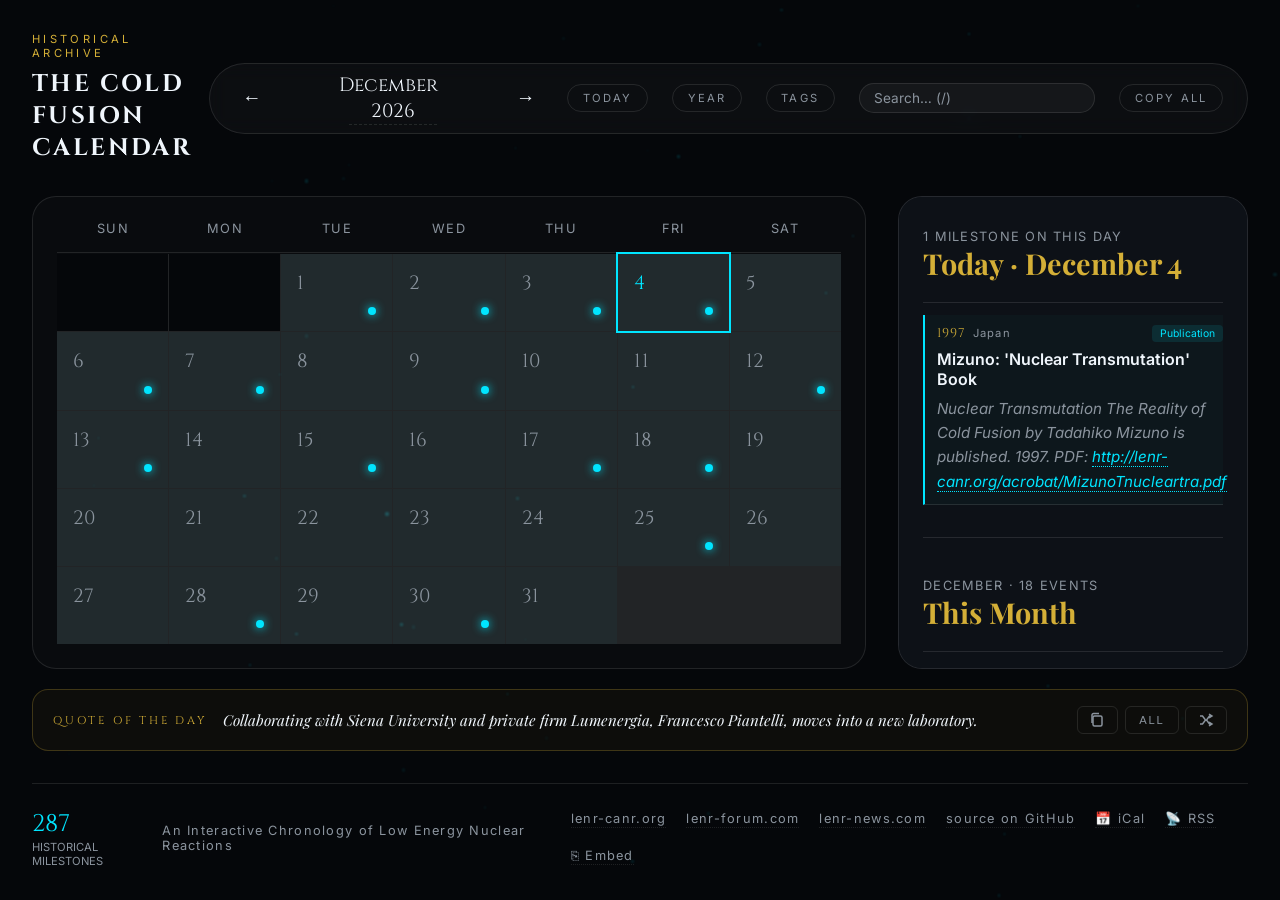
<file: index.html>
<!DOCTYPE html>
<html lang="en">
<head>
    <meta charset="UTF-8">
    <meta name="viewport" content="width=device-width, initial-scale=1.0">
    <title>The Cold Fusion Calendar | Milestones of Energy History</title>
    <meta name="description" content="An interactive chronology of Low Energy Nuclear Reactions and energy science — 256+ milestones from antiquity to ICCF-27, navigable by month and year.">

    <link rel="icon" href="favicon.ico">
    <link rel="apple-touch-icon" href="assets/apple-touch-icon.png">

    <!-- Open Graph -->
    <meta property="og:title" content="The Cold Fusion Calendar">
    <meta property="og:description" content="An interactive chronology of Low Energy Nuclear Reactions and energy science — 256+ milestones from antiquity to ICCF-27, navigable by month and year.">
    <meta property="og:type" content="website">
    <meta property="og:url" content="https://www.lackluster.org/cf/">
    <meta property="og:image" content="https://www.lackluster.org/cf/assets/og-cf-calendar.png">
    <meta property="og:image:width" content="1200">
    <meta property="og:image:height" content="630">
    <meta property="og:site_name" content="Lackluster">

    <!-- Twitter Card -->
    <meta name="twitter:card" content="summary_large_image">
    <meta name="twitter:title" content="The Cold Fusion Calendar">
    <meta name="twitter:description" content="256+ cold fusion / LENR milestones from antiquity to ICCF-27. Click any day for that day's anniversaries.">
    <meta name="twitter:image" content="https://www.lackluster.org/cf/assets/og-cf-calendar.png">

    <link rel="preconnect" href="https://fonts.googleapis.com">
    <link rel="preconnect" href="https://fonts.gstatic.com" crossorigin>
    <link href="https://fonts.googleapis.com/css2?family=Cinzel:wght@400;700&family=Inter:wght@300;400;600&family=Playfair+Display:ital,wght@0,400;0,700;1,400&display=swap" rel="stylesheet">
    <link rel="stylesheet" href="style.css">
</head>
<body>
    <div id="app">
        <header class="main-header">
            <div class="logo-area">
                <span class="label">Historical Archive</span>
                <h1>THE COLD FUSION CALENDAR</h1>
            </div>
            <div class="controls">
                <button id="prevMonth" class="nav-btn" title="Previous month (←)">&larr;</button>
                <div class="current-period">
                    <span id="monthDisplay">January</span>
                    <input id="yearInput" type="number" min="-3000" max="3000" step="1" value="2013" aria-label="Year">
                </div>
                <button id="nextMonth" class="nav-btn" title="Next month (→)">&rarr;</button>
                <button id="todayBtn" class="nav-btn today-btn" title="Jump to today (T)">Today</button>
                <button id="viewToggleBtn" class="nav-btn today-btn" title="Toggle year-grid view (Y)">Year</button>
                <button id="tagsToggleBtn" class="nav-btn today-btn" title="Show / hide Type & Origin filter tags" aria-expanded="false">Tags</button>
                <input id="searchBox" type="search" placeholder="Search… (/)" aria-label="Search events">
                <button id="copyAllBtn" class="nav-btn today-btn" title="Copy every event to clipboard for pasting into an LLM">Copy All</button>
            </div>
        </header>

        <div id="filterChips" class="filter-chips collapsed"></div>

        <main class="calendar-container">
            <div class="calendar-wrapper">
                <div class="days-of-week">
                    <div>Sun</div><div>Mon</div><div>Tue</div><div>Wed</div><div>Thu</div><div>Fri</div><div>Sat</div>
                </div>
                <div id="calendarGrid" class="calendar-grid"></div>
            </div>

            <aside class="event-details" id="eventDetails">
                <div id="panelHandle" class="panel-handle" title="Drag to close"></div>
            </aside>
        </main>

        <section class="quote-strip" id="quoteStrip" title="Click to draw another quote">
            <div class="quote-label">Quote of the Day</div>
            <div class="quote-text" id="quoteText">…</div>
            <div class="quote-actions">
                <button id="quoteCopyBtn" class="quote-icon" title="Copy this quote">
                    <svg width="16" height="16" viewBox="0 0 16 16" fill="none" stroke="currentColor" stroke-width="1.5"><rect x="4" y="4" width="9" height="10" rx="1.5"/><path d="M3 11V3a1.5 1.5 0 0 1 1.5-1.5H10"/></svg>
                </button>
                <button id="quoteCopyAllBtn" class="quote-icon quote-copyall" title="Copy all quotes">All</button>
                <button id="quoteShuffleBtn" class="quote-icon" title="Draw another quote">
                    <svg width="16" height="16" viewBox="0 0 16 16" fill="none" stroke="currentColor" stroke-width="1.5"><path d="M2 4h2.5l3 4-3 4H2M14 4h-2.5l-3 4 3 4H14M11 2l3 2-3 2M11 10l3 2-3 2"/></svg>
                </button>
            </div>
        </section>

        <footer class="main-footer">
            <div class="stats">
                <div class="stat-item">
                    <span class="val" id="eventCount">0</span>
                    <span class="lab">Historical Milestones</span>
                </div>
            </div>
            <div class="signature">
                An Interactive Chronology of Low Energy Nuclear Reactions
            </div>
            <nav class="footer-links">
                <a href="http://lenr-canr.org" target="_blank" rel="noopener noreferrer">lenr-canr.org</a>
                <a href="http://lenr-forum.com" target="_blank" rel="noopener noreferrer">lenr-forum.com</a>
                <a href="http://lenr-news.com" target="_blank" rel="noopener noreferrer">lenr-news.com</a>
                <a href="https://github.com/esaruoho/ColdFusionCalendar" target="_blank" rel="noopener noreferrer">source on GitHub</a>
                <a href="calendar.ics" title="Subscribe in your calendar app — yearly recurring anniversaries">📅 iCal</a>
                <a href="feed.xml" title="RSS feed of upcoming anniversaries">📡 RSS</a>
                <a href="embed.html" title="Embed Today in Cold Fusion History on your site">⎘ Embed</a>
            </nav>
        </footer>
    </div>

    <div class="bg-fx">
        <div class="particle-container" id="particles"></div>
    </div>

    <script type="module" src="main.js"></script>
</body>
</html>
</file>
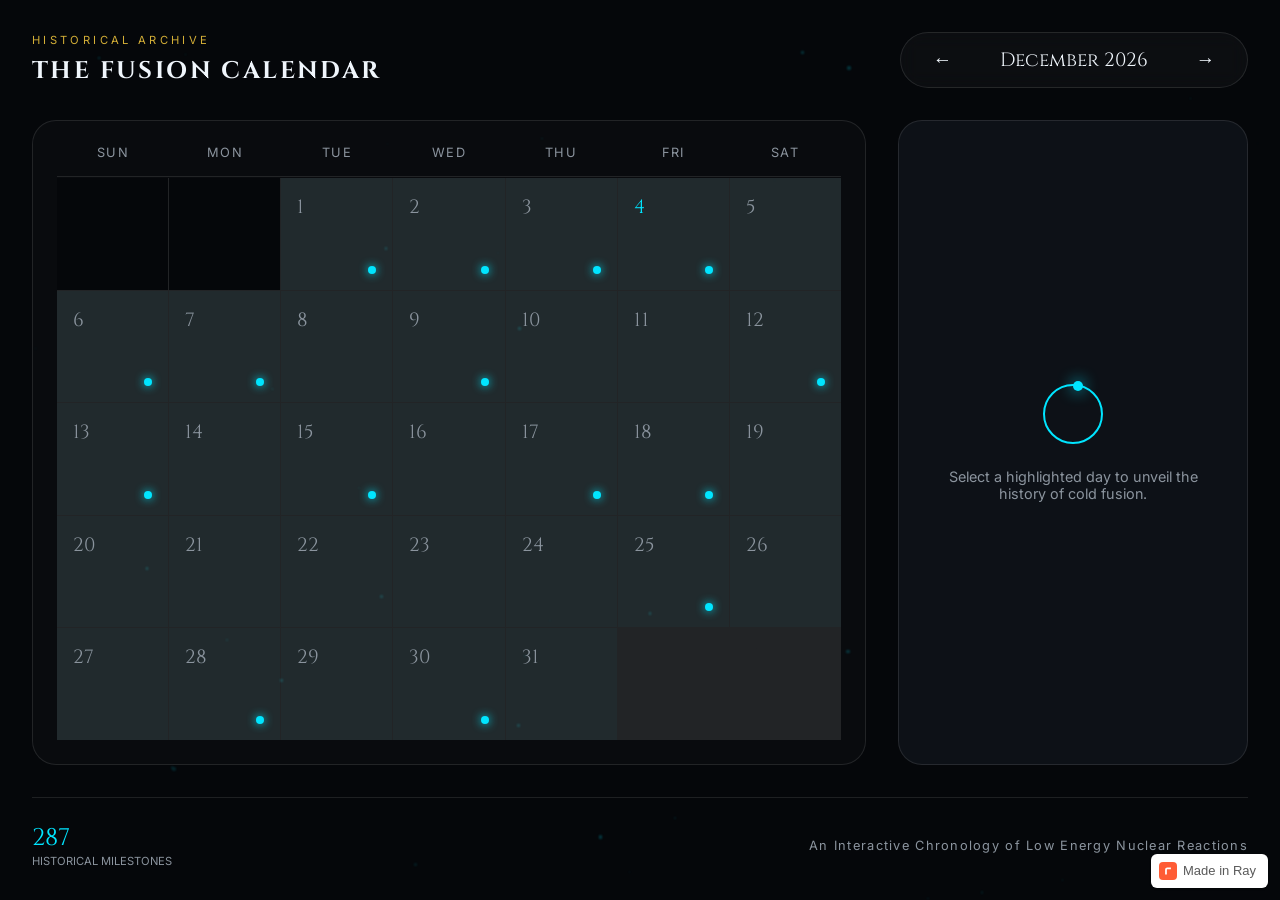
<file: source_grab/index.html>
<!DOCTYPE html>
<html lang="en">
<head><meta name="description" content="An elegant, high-performance interactive calendar documenting the monumental milestones of Cold Fusion and energy science, featuring an expansive timeline from antiquity to the modern era.">
<meta property="og:type" content="website">
<meta property="og:title" content="The Fusion Calendar | Milestones of Energy History">
<meta property="og:description" content="An elegant, high-performance interactive calendar documenting the monumental milestones of Cold Fusion and energy science, featuring an expansive timeline from antiquity to the modern era.">
<meta property="og:url" content="https://the-fusion-calendar-b9d27.raystudio.app/index.html">
<meta property="og:image" content="https://884bf407-fed2-4e91-a20d-518537f866b0.raystudio.app/v/1/preview.jpg">
<meta name="twitter:card" content="summary_large_image">
<meta name="twitter:title" content="The Fusion Calendar | Milestones of Energy History">
<meta name="twitter:description" content="An elegant, high-performance interactive calendar documenting the monumental milestones of Cold Fusion and energy science, featuring an expansive timeline from antiquity to the modern era.">
<meta name="twitter:image" content="https://884bf407-fed2-4e91-a20d-518537f866b0.raystudio.app/v/1/preview.jpg">
<meta charset="UTF-8">
    <meta name="viewport" content="width=device-width, initial-scale=1.0">
    <title>The Fusion Calendar | Milestones of Energy History</title>
    <link rel="preconnect" href="https://fonts.googleapis.com">
    <link rel="preconnect" href="https://fonts.gstatic.com" crossorigin>
    <link href="https://fonts.googleapis.com/css2?family=Cinzel:wght@400;700&family=Inter:wght@300;400;600&family=Playfair+Display:ital,wght@0,400;0,700;1,400&display=swap" rel="stylesheet">
    <link rel="stylesheet" href="style.css">
</head>
<body>
    <div id="app">
        <header class="main-header">
            <div class="logo-area">
                <span class="label">Historical Archive</span>
                <h1>THE FUSION CALENDAR</h1>
            </div>
            <div class="controls">
                <button id="prevMonth" class="nav-btn">&larr;</button>
                <div class="current-period">
                    <span id="monthDisplay">January</span>
                    <span id="yearDisplay">2013</span>
                </div>
                <button id="nextMonth" class="nav-btn">&rarr;</button>
            </div>
        </header>

        <main class="calendar-container">
            <div class="calendar-wrapper">
                <div class="days-of-week">
                    <div>Sun</div><div>Mon</div><div>Tue</div><div>Wed</div><div>Thu</div><div>Fri</div><div>Sat</div>
                </div>
                <div id="calendarGrid" class="calendar-grid"></div>
            </div>

            <aside class="event-details" id="eventDetails">
                <div class="empty-state">
                    <div class="fusion-ring"></div>
                    <p>Select a highlighted day to unveil the history of cold fusion.</p>
                </div>
            </aside>
        </main>

        <footer class="main-footer">
            <div class="stats">
                <div class="stat-item">
                    <span class="val" id="eventCount">0</span>
                    <span class="lab">Historical Milestones</span>
                </div>
            </div>
            <div class="signature">
                An Interactive Chronology of Low Energy Nuclear Reactions
            </div>
        </footer>
    </div>

    <div class="bg-fx">
        <div class="particle-container" id="particles"></div>
    </div>

    <script type="module" src="main.js"></script>
<script>document.querySelectorAll('#ray-watermark a').forEach(function(a){a.addEventListener('click',function(){try{var d=JSON.stringify([{event:'WatermarkClicked',properties:{token:'3b751cc4779407b02ade05b1a7e4d13c',distinct_id:'anonymous',Source:'Published','$insert_id':crypto.randomUUID?crypto.randomUUID():Math.random().toString(36),time:Date.now()}}]);new Image().src='https://api-eu.mixpanel.com/track?ip=1&data='+btoa(d)}catch(e){}})})</script>

<div id="ray-watermark" style="position:fixed;bottom:12px;right:12px;z-index:2147483647;font-family:-apple-system,BlinkMacSystemFont,'Segoe UI',Roboto,sans-serif">
<a href="https://raybrowser.com/?i=85156a5d-014f-46a3-9671-fb9f121b02a4&utm_campaign=watermark&utm_medium=published_app" target="_blank" rel="noopener" style="display:inline-flex;align-items:center;gap:6px;padding:8px 12px 8px 8px;background:#fff;border-radius:6px;color:rgba(0,0,0,0.65);text-decoration:none;font-size:13px;line-height:16px;box-shadow:0 1px 2px rgba(0,0,0,0.3)">
<svg width="18" height="18" viewBox="0 0 18 18" xmlns="http://www.w3.org/2000/svg"><rect width="18" height="18" rx="4" fill="#FF5C35"/><svg x="3.87" y="3.87" width="10.27" height="10.27" viewBox="0 0 32 32"><path d="M7 27V11.908c0-1.842.694-3.58 1.948-4.884C10.203 5.721 11.871 5 13.65 5H25v5.627H13.65c-.329 0-.636.131-.869.373a1.3 1.3 0 0 0-.36.902v15.093H7z" fill="#fff"/></svg></svg>
Made in Ray
</a>
</div>
<script>document.querySelectorAll('#ray-watermark a').forEach(function(a){a.addEventListener('click',function(){try{var d=JSON.stringify([{event:'WatermarkClicked',properties:{token:'3b751cc4779407b02ade05b1a7e4d13c',distinct_id:'anonymous',Source:'Published','$insert_id':crypto.randomUUID?crypto.randomUUID():Math.random().toString(36),time:Date.now()}}]);new Image().src='https://api-eu.mixpanel.com/track?ip=1&data='+btoa(d)}catch(e){}})})</script>
</body>
</html>
</file>
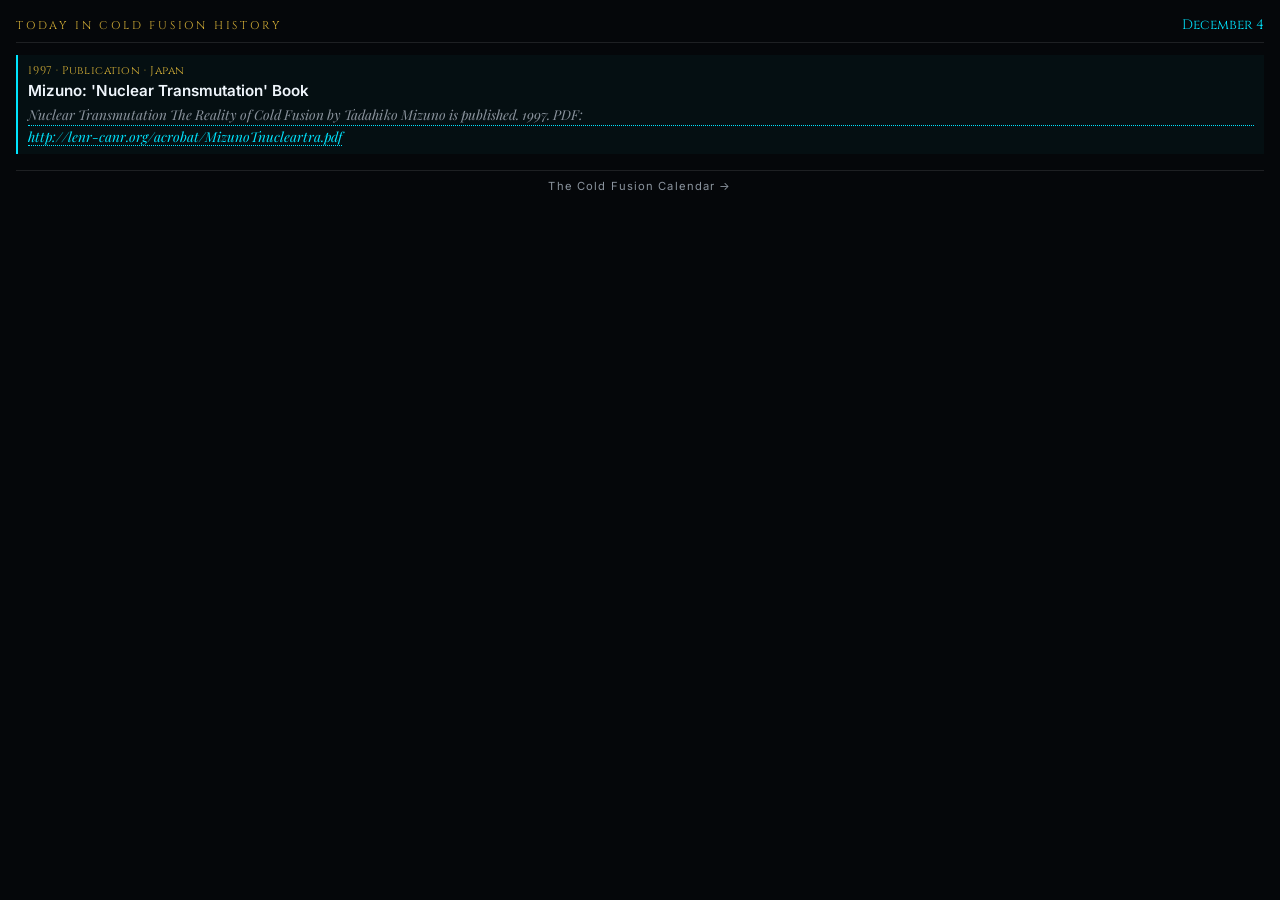
<file: embed.html>
<!DOCTYPE html>
<html lang="en">
<head>
    <meta charset="UTF-8">
    <meta name="viewport" content="width=device-width, initial-scale=1.0">
    <title>Today in Cold Fusion History</title>
    <link rel="preconnect" href="https://fonts.googleapis.com">
    <link rel="preconnect" href="https://fonts.gstatic.com" crossorigin>
    <link href="https://fonts.googleapis.com/css2?family=Cinzel:wght@400;700&family=Inter:wght@300;400;600&family=Playfair+Display:ital,wght@0,400;1,400&display=swap" rel="stylesheet">
    <style>
        :root {
            --bg-color: #05070a; --card-bg: #0d1117;
            --accent-color: #00e5ff; --gold: #d4af37;
            --text-primary: #f0f6fc; --text-secondary: #8b949e;
            --border-color: rgba(255,255,255,0.1);
        }
        * { margin: 0; padding: 0; box-sizing: border-box; }
        html, body { height: 100%; }
        body {
            background: var(--bg-color); color: var(--text-primary);
            font-family: 'Inter', sans-serif;
            padding: 1rem; overflow-y: auto;
        }
        .embed-header {
            display: flex; justify-content: space-between; align-items: baseline;
            margin-bottom: 0.75rem;
            padding-bottom: 0.5rem; border-bottom: 1px solid var(--border-color);
        }
        .embed-title {
            font-family: 'Cinzel', serif;
            font-size: 0.7rem; letter-spacing: 0.25em;
            color: var(--gold); text-transform: uppercase;
        }
        .embed-date {
            font-family: 'Cinzel', serif; font-size: 0.85rem; color: var(--accent-color);
        }
        .ev {
            margin-bottom: 0.85rem; padding: 0.5rem 0.65rem;
            border-left: 2px solid var(--accent-color);
            background: rgba(0,229,255,0.03);
        }
        .ev-meta {
            font-family: 'Cinzel', serif; font-size: 0.7rem;
            color: var(--gold); letter-spacing: 0.05em; margin-bottom: 0.2rem;
        }
        .ev-name { font-weight: 600; font-size: 0.95rem; margin-bottom: 0.25rem; }
        .ev-blurb {
            font-family: 'Playfair Display', serif; font-style: italic;
            font-size: 0.85rem; line-height: 1.5;
            color: var(--text-secondary);
        }
        .ev-blurb a { color: var(--accent-color); text-decoration: none; border-bottom: 1px dotted var(--accent-color); }
        .embed-footer {
            margin-top: 1rem; padding-top: 0.5rem;
            border-top: 1px solid var(--border-color);
            text-align: center; font-size: 0.7rem; letter-spacing: 0.1em;
        }
        .embed-footer a { color: var(--text-secondary); text-decoration: none; }
        .embed-footer a:hover { color: var(--accent-color); }
        .empty {
            padding: 1rem; text-align: center;
            color: var(--text-secondary); font-style: italic; font-size: 0.85rem;
        }
    </style>
</head>
<body>
    <div class="embed-header">
        <div class="embed-title">Today in Cold Fusion History</div>
        <div class="embed-date" id="dateLabel"></div>
    </div>
    <div id="events"></div>
    <div class="embed-footer">
        <a href="https://www.lackluster.org/cf/" target="_blank" rel="noopener">The Cold Fusion Calendar →</a>
    </div>
    <script>
        const MONTHS = ["January","February","March","April","May","June","July","August","September","October","November","December"];
        const DATA_URL = 'datasets/40d7f378-7b62-44f6-8196-5bae64a95169/data.json';

        function escapeHtml(s) {
            return s.replace(/[&<>"']/g, c => ({'&':'&amp;','<':'&lt;','>':'&gt;','"':'&quot;',"'":'&#39;'}[c]));
        }
        function formatBlurb(text) {
            let h = escapeHtml(text);
            return h.replace(/(https?:\/\/[^\s<]+)/g, '<a href="$1" target="_blank" rel="noopener">$1</a>');
        }

        const params = new URLSearchParams(location.search);
        const dayParam = params.get('day') || 'today';
        let target;
        if (dayParam === 'today') {
            target = new Date();
        } else {
            const m = dayParam.match(/^(\d{1,2})-(\d{1,2})$/) || dayParam.match(/^\d{4}-(\d{1,2})-(\d{1,2})$/);
            if (m) { target = new Date(); target.setMonth(parseInt(m[1],10) - 1); target.setDate(parseInt(m[2],10)); }
            else target = new Date();
        }
        const tm = target.getMonth() + 1, td = target.getDate();
        document.getElementById('dateLabel').textContent = `${MONTHS[target.getMonth()]} ${td}`;

        fetch(DATA_URL).then(r => r.json()).then(events => {
            const matches = events.filter(e => e.month === tm && e.date === td)
                .sort((a, b) => a.year - b.year);
            const container = document.getElementById('events');
            if (matches.length === 0) {
                container.innerHTML = '<div class="empty">No recorded milestones on this day — yet.</div>';
                return;
            }
            container.innerHTML = matches.map(e => {
                const yr = e.year > 0 ? e.year : (e.year < 0 ? Math.abs(e.year) + ' BCE' : 'Unspecified era');
                const link = `https://www.lackluster.org/cf/#${e.year}-${e.month}-${e.date}`;
                return `<a href="${link}" target="_blank" rel="noopener" style="display:block; color:inherit; text-decoration:none;">
                    <div class="ev">
                        <div class="ev-meta">${yr} · ${e.taxonomy || 'Research'} · ${e.country || 'Global'}</div>
                        <div class="ev-name">${escapeHtml(e.name)}</div>
                        <div class="ev-blurb">${formatBlurb(e.blurb)}</div>
                    </div>
                </a>`;
            }).join('');
        });
    </script>
</body>
</html>
</file>
<file: style.css>
:root {
    --bg-color: #05070a;
    --card-bg: #0d1117;
    --accent-color: #00e5ff;
    --accent-secondary: #ff00ff;
    --text-primary: #f0f6fc;
    --text-secondary: #8b949e;
    --border-color: rgba(255, 255, 255, 0.1);
    --gold: #d4af37;
    --transition: all 0.4s cubic-bezier(0.16, 1, 0.3, 1);
}

* {
    margin: 0;
    padding: 0;
    box-sizing: border-box;
}

body {
    background-color: var(--bg-color);
    color: var(--text-primary);
    font-family: 'Inter', sans-serif;
    overflow-x: hidden;
    min-height: 100vh;
}

#app {
    position: relative;
    z-index: 10;
    display: flex;
    flex-direction: column;
    height: 100vh;
    max-width: 1600px;
    margin: 0 auto;
    padding: 2rem;
}

/* Header */
.main-header {
    display: flex;
    justify-content: space-between;
    align-items: center;
    margin-bottom: 2rem;
}

.logo-area .label {
    text-transform: uppercase;
    letter-spacing: 0.3em;
    font-size: 0.7rem;
    color: var(--gold);
    display: block;
    margin-bottom: 0.5rem;
}

.logo-area h1 {
    font-family: 'Cinzel', serif;
    font-weight: 700;
    font-size: 1.5rem;
    letter-spacing: 0.1em;
}

.controls {
    display: flex;
    align-items: center;
    gap: 1.5rem;
    background: rgba(255, 255, 255, 0.03);
    padding: 0.5rem 1.5rem;
    border-radius: 50px;
    border: 1px solid var(--border-color);
    backdrop-filter: blur(10px);
}

.current-period {
    font-family: 'Cinzel', serif;
    font-size: 1.2rem;
    min-width: 180px;
    text-align: center;
}

.nav-btn {
    background: none;
    border: none;
    color: var(--text-primary);
    cursor: pointer;
    font-size: 1.2rem;
    padding: 0.5rem;
    transition: var(--transition);
}

.nav-btn:hover {
    color: var(--accent-color);
    transform: scale(1.2);
}

/* Calendar Container */
.calendar-container {
    display: grid;
    grid-template-columns: minmax(0, 1fr) 350px;
    gap: 2rem;
    flex: 1;
    min-height: 0;
}

.calendar-wrapper {
    background: rgba(255, 255, 255, 0.02);
    border-radius: 1.5rem;
    border: 1px solid var(--border-color);
    padding: 1.5rem;
    display: flex;
    flex-direction: column;
}

.days-of-week {
    display: grid;
    grid-template-columns: repeat(7, 1fr);
    text-align: center;
    padding-bottom: 1rem;
    border-bottom: 1px solid var(--border-color);
    color: var(--text-secondary);
    font-size: 0.8rem;
    text-transform: uppercase;
    letter-spacing: 0.1em;
}

.calendar-grid {
    display: grid;
    grid-template-columns: repeat(7, 1fr);
    grid-auto-rows: 1fr;
    flex: 1;
    min-height: 0;
    gap: 1px;
    background: var(--border-color);
    margin-top: 1px;
}

.day-cell {
    background: var(--bg-color);
    padding: 1rem;
    position: relative;
    min-height: 0;
    transition: var(--transition);
    cursor: default;
}

.day-cell.active {
    background: rgba(0, 229, 255, 0.03);
    cursor: pointer;
}

.day-cell.active:hover {
    background: rgba(0, 229, 255, 0.1);
}

.day-cell .day-num {
    font-family: 'Cinzel', serif;
    font-size: 1.2rem;
    color: var(--text-secondary);
}

.day-cell.today .day-num {
    color: var(--accent-color);
}

.day-cell.has-events .event-marker {
    position: absolute;
    bottom: 1rem;
    right: 1rem;
    width: 8px;
    height: 8px;
    background: var(--accent-color);
    border-radius: 50%;
    box-shadow: 0 0 10px var(--accent-color);
}

.day-cell.selected {
    outline: 2px solid var(--accent-color);
    z-index: 2;
}

/* Sidebar Details */
.event-details {
    background: var(--card-bg);
    border-radius: 1.5rem;
    border: 1px solid var(--border-color);
    padding: 1.5rem;
    overflow-y: auto;
    position: relative;
}

.empty-state {
    height: 100%;
    display: flex;
    flex-direction: column;
    justify-content: center;
    align-items: center;
    text-align: center;
    color: var(--text-secondary);
    font-size: 0.9rem;
}

.fusion-ring {
    width: 60px;
    height: 60px;
    border: 2px solid var(--accent-color);
    border-radius: 50%;
    margin-bottom: 1.5rem;
    position: relative;
    animation: rotate 4s linear infinite;
}

.fusion-ring::before {
    content: '';
    position: absolute;
    top: -5px;
    left: 50%;
    width: 10px;
    height: 10px;
    background: var(--accent-color);
    border-radius: 50%;
    box-shadow: 0 0 15px var(--accent-color);
}

@keyframes rotate {
    from { transform: rotate(0deg); }
    to { transform: rotate(360deg); }
}

.detail-header {
    margin-bottom: 2rem;
}

.detail-header h3 {
    font-family: 'Playfair Display', serif;
    font-size: 1.8rem;
    margin-bottom: 0.5rem;
    color: var(--gold);
}

.detail-header .meta {
    font-size: 0.8rem;
    text-transform: uppercase;
    letter-spacing: 0.1em;
    color: var(--text-secondary);
}

.event-card {
    margin-bottom: 1rem;
    padding: 0.65rem 0 0.65rem 0.75rem;
    border-left: 2px solid transparent;
    border-bottom: 1px solid var(--border-color);
}
.event-card .taxonomy { margin-bottom: 0.35rem; }
.event-card .name { margin-bottom: 0.25rem; }

@keyframes slideUp {
    from { opacity: 0; transform: translateY(20px); }
    to { opacity: 1; transform: translateY(0); }
}

.event-card .taxonomy {
    font-size: 0.7rem;
    color: var(--accent-color);
    background: rgba(0, 229, 255, 0.1);
    padding: 2px 8px;
    border-radius: 4px;
    display: inline-block;
    margin-bottom: 0.8rem;
}

.event-card .name {
    font-weight: 600;
    margin-bottom: 0.5rem;
    font-size: 1rem;
}

.event-card .blurb {
    font-size: 0.95rem;
    line-height: 1.6;
    color: var(--text-secondary);
    font-style: italic;
}

.event-card .year {
    display: block;
    margin-top: 1rem;
    font-family: 'Cinzel', serif;
    font-size: 1.2rem;
    color: var(--gold);
}

/* Footer */
.main-footer {
    display: flex;
    justify-content: space-between;
    align-items: center;
    margin-top: 2rem;
    border-top: 1px solid var(--border-color);
    padding-top: 1.5rem;
}

.stats .stat-item {
    display: flex;
    flex-direction: column;
}

.stats .val {
    font-family: 'Cinzel', serif;
    font-size: 1.5rem;
    color: var(--accent-color);
}

.stats .lab {
    font-size: 0.7rem;
    text-transform: uppercase;
    color: var(--text-secondary);
}

.signature {
    font-size: 0.8rem;
    color: var(--text-secondary);
    letter-spacing: 0.1em;
}

/* Particles Background */
.bg-fx {
    position: fixed;
    top: 0;
    left: 0;
    width: 100%;
    height: 100%;
    z-index: 1;
    pointer-events: none;
}

.particle {
    position: absolute;
    background: var(--accent-color);
    border-radius: 50%;
    opacity: 0.2;
    filter: blur(1px);
}

/* Responsive */
@media (max-width: 1024px) {
    .calendar-container {
        grid-template-columns: 1fr;
    }
    .event-details {
        height: 300px;
    }
}

@media (max-width: 600px) {
    #app {
        padding: 1rem;
    }
    .main-header {
        flex-direction: column;
        gap: 1rem;
        align-items: flex-start;
    }
    .day-cell {
        min-height: 60px;
        padding: 0.5rem;
    }
    .day-num {
        font-size: 0.9rem;
    }
}

/* ----- Improvements: year input, today btn, panel sections, highlight ----- */
#yearInput {
    background: transparent;
    border: none;
    border-bottom: 1px dashed var(--border-color);
    color: var(--text-primary);
    font-family: 'Cinzel', serif;
    font-size: 1.2rem;
    width: 5.5rem;
    text-align: center;
    padding: 0 0.25rem;
    margin-left: 0.5rem;
    outline: none;
    -moz-appearance: textfield;
}
#yearInput:focus {
    border-bottom-color: var(--accent-color);
    color: var(--accent-color);
}
#yearInput::-webkit-outer-spin-button,
#yearInput::-webkit-inner-spin-button { -webkit-appearance: none; margin: 0; }

.today-btn {
    font-family: 'Inter', sans-serif;
    font-size: 0.7rem;
    letter-spacing: 0.2em;
    text-transform: uppercase;
    border: 1px solid var(--border-color);
    border-radius: 50px;
    padding: 0.35rem 0.9rem;
    color: var(--text-secondary);
    transition: var(--transition);
}
.today-btn:hover {
    color: var(--accent-color);
    border-color: var(--accent-color);
}
#copyAllBtn { min-width: 6.5rem; text-align: center; }

.event-details {
    overflow-y: auto;
    padding: 1.5rem;
}
.panel-section {
    margin-bottom: 2rem;
    padding-bottom: 1rem;
    border-bottom: 1px solid var(--border-color);
}
.panel-section:last-child { border-bottom: none; }
.panel-section .detail-header {
    background: var(--card-bg);
    padding: 0.5rem 0 0.75rem;
    margin-bottom: 0.75rem;
    border-bottom: 1px solid var(--border-color);
}

.event-card.highlight {
    border-left-color: var(--accent-color);
    background: rgba(0, 229, 255, 0.025);
}

.event-card .card-head {
    display: flex;
    flex-wrap: wrap;
    align-items: baseline;
    gap: 0.5rem;
    margin-bottom: 0.4rem;
    font-size: 0.7rem;
}
.event-card .date-chip {
    color: var(--gold);
    font-family: 'Cinzel', serif;
    letter-spacing: 0.08em;
    font-size: 0.8rem;
    background: none;
    padding: 0;
    text-transform: none;
}
.event-card .card-head .origin {
    color: var(--text-secondary);
    font-size: 0.7rem;
    letter-spacing: 0.1em;
}
.event-card .card-head .taxonomy {
    margin-left: auto;
    margin-bottom: 0;
    font-size: 0.65rem;
}

.muted { color: var(--text-secondary); font-size: 0.85rem; padding: 0.5rem 0; }

/* ----- Layout fix: constrain grid children so calendar grid doesn't stretch ----- */
.calendar-container { min-height: 0; }
.calendar-wrapper, .event-details { min-height: 0; max-height: 100%; }

.event-card .blurb a {
    color: var(--accent-color);
    text-decoration: none;
    border-bottom: 1px dotted var(--accent-color);
    transition: var(--transition);
}
.event-card .blurb a:hover {
    color: var(--gold);
    border-bottom-color: var(--gold);
}

/* ----- Quote of the Day strip ----- */
.quote-strip {
    margin-top: 1.25rem;
    padding: 1rem 1.25rem;
    background: rgba(212, 175, 55, 0.04);
    border: 1px solid rgba(212, 175, 55, 0.25);
    border-radius: 1rem;
    display: grid;
    grid-template-columns: auto 1fr auto;
    gap: 1rem;
    align-items: center;
    cursor: default;
}
.quote-label {
    font-family: 'Cinzel', serif;
    font-size: 0.7rem;
    letter-spacing: 0.25em;
    text-transform: uppercase;
    color: var(--gold);
    white-space: nowrap;
}
.quote-text {
    font-family: 'Playfair Display', serif;
    font-style: italic;
    font-size: 0.95rem;
    line-height: 1.5;
    color: var(--text-primary);
    cursor: pointer;
}
.quote-text:hover { color: var(--accent-color); }
.quote-actions { display: flex; gap: 0.4rem; }
.quote-icon {
    background: transparent;
    border: 1px solid var(--border-color);
    color: var(--text-secondary);
    border-radius: 6px;
    padding: 0.3rem 0.5rem;
    cursor: pointer;
    display: inline-flex;
    align-items: center;
    justify-content: center;
    min-width: 2rem;
    font-size: 0.7rem;
    letter-spacing: 0.15em;
    text-transform: uppercase;
    transition: var(--transition);
}
.quote-icon:hover { color: var(--accent-color); border-color: var(--accent-color); }
.quote-icon.copied { color: var(--gold); border-color: var(--gold); }
.quote-icon.copied::after {
    content: '✓';
    margin-left: 0.25rem;
    font-size: 0.85rem;
}
/* Fixed widths so the buttons don't reflow when the ✓ glyph is appended on copy. */
.quote-copyall { min-width: 3.4rem; }
#quoteCopyBtn { min-width: 2.6rem; }
#quoteShuffleBtn { min-width: 2.6rem; }

.footer-links {
    display: flex;
    gap: 1.25rem;
    flex-wrap: wrap;
    align-items: center;
}
.footer-links a {
    color: var(--text-secondary);
    text-decoration: none;
    font-size: 0.8rem;
    letter-spacing: 0.1em;
    border-bottom: 1px dotted var(--border-color);
    padding-bottom: 1px;
    transition: var(--transition);
}
.footer-links a:hover {
    color: var(--accent-color);
    border-bottom-color: var(--accent-color);
}

/* ================================================================
   Phase 1 — Search, filter chips, year-grid view, mobile bottom-sheet
   ================================================================ */

#searchBox {
    background: rgba(255,255,255,0.04);
    border: 1px solid var(--border-color);
    border-radius: 50px;
    padding: 0.4rem 0.9rem;
    color: var(--text-primary);
    font-family: 'Inter', sans-serif;
    font-size: 0.85rem;
    min-width: 12rem;
    outline: none;
    transition: var(--transition);
}
#searchBox:focus { border-color: var(--accent-color); background: rgba(0,229,255,0.08); }
#searchBox::placeholder { color: var(--text-secondary); }

.filter-chips {
    display: flex;
    flex-direction: column;
    gap: 0.5rem;
    margin-bottom: 1rem;
    padding: 0.75rem 1rem;
    background: rgba(255,255,255,0.02);
    border: 1px solid var(--border-color);
    border-radius: 1rem;
}
.filter-chips.collapsed {
    display: none;
}
#tagsToggleBtn[aria-expanded="true"] {
    color: var(--accent-color);
    border-color: var(--accent-color);
}
.chip-group {
    display: flex;
    flex-wrap: wrap;
    align-items: center;
    gap: 0.4rem;
}
.chip-label {
    font-family: 'Cinzel', serif;
    font-size: 0.65rem;
    letter-spacing: 0.2em;
    text-transform: uppercase;
    color: var(--gold);
    margin-right: 0.5rem;
    min-width: 4rem;
}
.chip {
    background: transparent;
    border: 1px solid var(--border-color);
    border-radius: 50px;
    padding: 0.25rem 0.7rem;
    color: var(--text-secondary);
    font-size: 0.7rem;
    letter-spacing: 0.06em;
    cursor: pointer;
    display: inline-flex;
    align-items: center;
    gap: 0.4rem;
    transition: var(--transition);
}
.chip:hover { color: var(--accent-color); border-color: var(--accent-color); }
.chip.active {
    color: var(--bg-color);
    background: var(--accent-color);
    border-color: var(--accent-color);
}
.chip-count {
    font-size: 0.6rem;
    opacity: 0.7;
    background: rgba(0,0,0,0.25);
    padding: 0 0.4rem;
    border-radius: 50px;
}
.chip.active .chip-count { background: rgba(255,255,255,0.3); color: var(--bg-color); opacity: 1; }

.filter-status {
    font-size: 0.75rem;
    color: var(--accent-color);
    margin-bottom: 1rem;
    padding: 0.4rem 0.6rem;
    background: rgba(0,229,255,0.05);
    border-left: 2px solid var(--accent-color);
}

.day-cell.has-events.dimmed .event-marker {
    background: var(--text-secondary);
    box-shadow: none;
    opacity: 0.3;
}

/* Year-grid view */
body.view-year .days-of-week { display: none; }
.calendar-grid.year-grid {
    grid-template-columns: repeat(4, 1fr);
    grid-auto-rows: auto;
    gap: 0.5rem;
    background: transparent;
    margin-top: 0;
    overflow-y: auto;
}
.mini-month {
    background: rgba(255,255,255,0.02);
    border: 1px solid var(--border-color);
    border-radius: 0.5rem;
    padding: 0.5rem;
    min-height: 0;
}
.mini-month-head {
    font-family: 'Cinzel', serif;
    font-size: 0.85rem;
    color: var(--gold);
    margin-bottom: 0.4rem;
    cursor: pointer;
    text-align: center;
    letter-spacing: 0.1em;
}
.mini-month-head:hover { color: var(--accent-color); }
.mini-grid {
    display: grid;
    grid-template-columns: repeat(7, 1fr);
    gap: 1px;
}
.mini-day {
    aspect-ratio: 1;
    background: rgba(255,255,255,0.02);
    border-radius: 2px;
    cursor: pointer;
    transition: background 0.15s;
}
.mini-day.has-events {
    background: var(--accent-color);
    box-shadow: 0 0 4px rgba(0,229,255,0.5);
}
.mini-day.today { outline: 1px solid var(--gold); }
.mini-day:hover { background: var(--gold); }

/* Person page */
.person-page {
    padding: 2rem 1rem;
    text-align: left;
}
.back-btn {
    background: transparent;
    border: 1px solid var(--border-color);
    color: var(--text-secondary);
    padding: 0.4rem 0.9rem;
    border-radius: 50px;
    font-size: 0.75rem;
    cursor: pointer;
    margin-bottom: 1.5rem;
    letter-spacing: 0.1em;
    transition: var(--transition);
}
.back-btn:hover { color: var(--accent-color); border-color: var(--accent-color); }
.person-name {
    font-family: 'Cinzel', serif;
    font-size: 2rem;
    color: var(--gold);
    margin-bottom: 0.5rem;
}
.person-page .meta {
    font-size: 0.8rem;
    color: var(--text-secondary);
    text-transform: uppercase;
    letter-spacing: 0.15em;
}
body.view-person .calendar-wrapper { background: transparent; border: none; }
body.view-person .days-of-week { display: none; }
.person-link {
    color: inherit;
    text-decoration: none;
    border-bottom: 1px dotted transparent;
}
.person-link:hover { color: var(--accent-color); border-bottom-color: var(--accent-color); }

/* Panel handle (mobile bottom-sheet) */
.panel-handle {
    display: none;
    width: 60px;
    height: 5px;
    background: var(--border-color);
    border-radius: 50px;
    margin: 0.5rem auto 1rem;
    cursor: grab;
}
.panel-handle:active { cursor: grabbing; }

/* Mobile responsive — bottom-sheet pattern */
@media (max-width: 768px) {
    #app { padding: 0.75rem; height: auto; min-height: 100vh; min-height: 100dvh; }
    .main-header { flex-direction: column; align-items: stretch; gap: 0.75rem; margin-bottom: 0.75rem; }
    .logo-area h1 { font-size: 1.1rem; }
    .logo-area .label { font-size: 0.6rem; }
    .controls {
        flex-wrap: wrap;
        gap: 0.5rem;
        padding: 0.5rem 0.75rem;
        border-radius: 1rem;
    }
    #yearInput { width: 4.5rem; font-size: 1rem; }
    .current-period { min-width: 0; font-size: 1rem; }
    #searchBox { flex: 1; min-width: 8rem; font-size: 0.95rem; }
    .filter-chips { padding: 0.5rem; }
    .chip-label { min-width: auto; margin-right: 0; }
    .chip { font-size: 0.65rem; padding: 0.2rem 0.5rem; }

    .calendar-container {
        grid-template-columns: 1fr;
        gap: 0;
        flex: none;
    }
    .calendar-wrapper { padding: 0.75rem; }
    .calendar-grid { flex: none; grid-auto-rows: minmax(56px, auto); }
    .day-cell { min-height: 56px; padding: 0.4rem; }
    .day-cell .day-num { font-size: 0.9rem; }

    .event-details {
        position: static;
        max-height: none;
        height: auto;
        margin-top: 1rem;
        padding: 1rem;
    }
    .panel-handle { display: none; }

    .quote-strip {
        grid-template-columns: 1fr;
        gap: 0.5rem;
        padding: 0.75rem;
        margin-bottom: 1rem;
    }
    .quote-actions { justify-content: flex-end; }

    .main-footer {
        flex-direction: column;
        align-items: flex-start;
        gap: 0.75rem;
    }
    .footer-links { font-size: 0.75rem; gap: 0.75rem; }

    /* Year grid: 2 cols on phone */
    .calendar-grid.year-grid { grid-template-columns: repeat(2, 1fr); }
}

/* ================================================================
   Print stylesheet — clean printable monthly pages
   ================================================================ */
@media print {
    @page { size: A4; margin: 1.5cm; }
    body { background: white; color: black; }
    #app { padding: 0; height: auto; max-width: 100%; }
    .bg-fx, .controls .nav-btn, #copyAllBtn, #viewToggleBtn, #searchBox,
    #yearInput, .filter-chips, .quote-strip, .footer-links, .panel-handle { display: none !important; }
    .main-header { border-bottom: 1px solid #ccc; padding-bottom: 0.5rem; margin-bottom: 1rem; }
    .logo-area h1 { color: black; font-size: 1.5rem; }
    .logo-area .label, .current-period { color: black; }
    #yearInput { display: inline; border: none; background: none; color: black; font-weight: 700; }
    .calendar-container { display: block; }
    .calendar-wrapper { background: white; border: 1px solid #ccc; padding: 0.5rem; }
    .days-of-week { color: black; }
    .day-cell { background: white !important; border: 1px solid #ddd; min-height: 60px; }
    .day-cell.today { outline: 2px solid black; }
    .day-cell.has-events .event-marker { background: black; box-shadow: none; }
    .day-cell .day-num { color: black; }
    .event-details {
        background: white; border: none; padding: 1rem 0;
        position: static !important; transform: none !important;
        max-height: none; height: auto;
    }
    .event-card {
        page-break-inside: avoid;
        background: white !important; border-left: 2px solid #444;
        color: black;
    }
    .event-card .name { color: black; }
    .event-card .blurb { color: #333; font-style: normal; }
    .event-card .date-chip { color: #666; }
    .event-card .taxonomy { color: #444; background: #eee; }
    .event-card a { color: black; text-decoration: underline; }
    .event-card a::after { content: " (" attr(href) ")"; font-size: 0.7em; color: #666; }
    .panel-section .detail-header { background: white; }
    .detail-header h3 { color: black; }
    .main-footer { display: none; }
}
</file>
<file: source_grab/style.css>
:root {
    --bg-color: #05070a;
    --card-bg: #0d1117;
    --accent-color: #00e5ff;
    --accent-secondary: #ff00ff;
    --text-primary: #f0f6fc;
    --text-secondary: #8b949e;
    --border-color: rgba(255, 255, 255, 0.1);
    --gold: #d4af37;
    --transition: all 0.4s cubic-bezier(0.16, 1, 0.3, 1);
}

* {
    margin: 0;
    padding: 0;
    box-sizing: border-box;
}

body {
    background-color: var(--bg-color);
    color: var(--text-primary);
    font-family: 'Inter', sans-serif;
    overflow-x: hidden;
    min-height: 100vh;
}

#app {
    position: relative;
    z-index: 10;
    display: flex;
    flex-direction: column;
    height: 100vh;
    padding: 2rem;
}

/* Header */
.main-header {
    display: flex;
    justify-content: space-between;
    align-items: center;
    margin-bottom: 2rem;
}

.logo-area .label {
    text-transform: uppercase;
    letter-spacing: 0.3em;
    font-size: 0.7rem;
    color: var(--gold);
    display: block;
    margin-bottom: 0.5rem;
}

.logo-area h1 {
    font-family: 'Cinzel', serif;
    font-weight: 700;
    font-size: 1.5rem;
    letter-spacing: 0.1em;
}

.controls {
    display: flex;
    align-items: center;
    gap: 1.5rem;
    background: rgba(255, 255, 255, 0.03);
    padding: 0.5rem 1.5rem;
    border-radius: 50px;
    border: 1px solid var(--border-color);
    backdrop-filter: blur(10px);
}

.current-period {
    font-family: 'Cinzel', serif;
    font-size: 1.2rem;
    min-width: 180px;
    text-align: center;
}

.nav-btn {
    background: none;
    border: none;
    color: var(--text-primary);
    cursor: pointer;
    font-size: 1.2rem;
    padding: 0.5rem;
    transition: var(--transition);
}

.nav-btn:hover {
    color: var(--accent-color);
    transform: scale(1.2);
}

/* Calendar Container */
.calendar-container {
    display: grid;
    grid-template-columns: 1fr 350px;
    gap: 2rem;
    flex: 1;
}

.calendar-wrapper {
    background: rgba(255, 255, 255, 0.02);
    border-radius: 1.5rem;
    border: 1px solid var(--border-color);
    padding: 1.5rem;
    display: flex;
    flex-direction: column;
}

.days-of-week {
    display: grid;
    grid-template-columns: repeat(7, 1fr);
    text-align: center;
    padding-bottom: 1rem;
    border-bottom: 1px solid var(--border-color);
    color: var(--text-secondary);
    font-size: 0.8rem;
    text-transform: uppercase;
    letter-spacing: 0.1em;
}

.calendar-grid {
    display: grid;
    grid-template-columns: repeat(7, 1fr);
    grid-auto-rows: 1fr;
    flex: 1;
    gap: 1px;
    background: var(--border-color);
    margin-top: 1px;
}

.day-cell {
    background: var(--bg-color);
    padding: 1rem;
    position: relative;
    min-height: 100px;
    transition: var(--transition);
    cursor: default;
}

.day-cell.active {
    background: rgba(0, 229, 255, 0.03);
    cursor: pointer;
}

.day-cell.active:hover {
    background: rgba(0, 229, 255, 0.1);
}

.day-cell .day-num {
    font-family: 'Cinzel', serif;
    font-size: 1.2rem;
    color: var(--text-secondary);
}

.day-cell.today .day-num {
    color: var(--accent-color);
}

.day-cell.has-events .event-marker {
    position: absolute;
    bottom: 1rem;
    right: 1rem;
    width: 8px;
    height: 8px;
    background: var(--accent-color);
    border-radius: 50%;
    box-shadow: 0 0 10px var(--accent-color);
}

.day-cell.selected {
    outline: 2px solid var(--accent-color);
    z-index: 2;
}

/* Sidebar Details */
.event-details {
    background: var(--card-bg);
    border-radius: 1.5rem;
    border: 1px solid var(--border-color);
    padding: 2rem;
    overflow-y: auto;
    position: relative;
}

.empty-state {
    height: 100%;
    display: flex;
    flex-direction: column;
    justify-content: center;
    align-items: center;
    text-align: center;
    color: var(--text-secondary);
    font-size: 0.9rem;
}

.fusion-ring {
    width: 60px;
    height: 60px;
    border: 2px solid var(--accent-color);
    border-radius: 50%;
    margin-bottom: 1.5rem;
    position: relative;
    animation: rotate 4s linear infinite;
}

.fusion-ring::before {
    content: '';
    position: absolute;
    top: -5px;
    left: 50%;
    width: 10px;
    height: 10px;
    background: var(--accent-color);
    border-radius: 50%;
    box-shadow: 0 0 15px var(--accent-color);
}

@keyframes rotate {
    from { transform: rotate(0deg); }
    to { transform: rotate(360deg); }
}

.detail-header {
    margin-bottom: 2rem;
}

.detail-header h3 {
    font-family: 'Playfair Display', serif;
    font-size: 1.8rem;
    margin-bottom: 0.5rem;
    color: var(--gold);
}

.detail-header .meta {
    font-size: 0.8rem;
    text-transform: uppercase;
    letter-spacing: 0.1em;
    color: var(--text-secondary);
}

.event-card {
    margin-bottom: 2.5rem;
    padding-bottom: 1.5rem;
    border-bottom: 1px solid var(--border-color);
    animation: slideUp 0.6s cubic-bezier(0.16, 1, 0.3, 1) forwards;
}

@keyframes slideUp {
    from { opacity: 0; transform: translateY(20px); }
    to { opacity: 1; transform: translateY(0); }
}

.event-card .taxonomy {
    font-size: 0.7rem;
    color: var(--accent-color);
    background: rgba(0, 229, 255, 0.1);
    padding: 2px 8px;
    border-radius: 4px;
    display: inline-block;
    margin-bottom: 0.8rem;
}

.event-card .name {
    font-weight: 600;
    margin-bottom: 0.5rem;
    font-size: 1rem;
}

.event-card .blurb {
    font-size: 0.95rem;
    line-height: 1.6;
    color: var(--text-secondary);
    font-style: italic;
}

.event-card .year {
    display: block;
    margin-top: 1rem;
    font-family: 'Cinzel', serif;
    font-size: 1.2rem;
    color: var(--gold);
}

/* Footer */
.main-footer {
    display: flex;
    justify-content: space-between;
    align-items: center;
    margin-top: 2rem;
    border-top: 1px solid var(--border-color);
    padding-top: 1.5rem;
}

.stats .stat-item {
    display: flex;
    flex-direction: column;
}

.stats .val {
    font-family: 'Cinzel', serif;
    font-size: 1.5rem;
    color: var(--accent-color);
}

.stats .lab {
    font-size: 0.7rem;
    text-transform: uppercase;
    color: var(--text-secondary);
}

.signature {
    font-size: 0.8rem;
    color: var(--text-secondary);
    letter-spacing: 0.1em;
}

/* Particles Background */
.bg-fx {
    position: fixed;
    top: 0;
    left: 0;
    width: 100%;
    height: 100%;
    z-index: 1;
    pointer-events: none;
}

.particle {
    position: absolute;
    background: var(--accent-color);
    border-radius: 50%;
    opacity: 0.2;
    filter: blur(1px);
}

/* Responsive */
@media (max-width: 1024px) {
    .calendar-container {
        grid-template-columns: 1fr;
    }
    .event-details {
        height: 300px;
    }
}

@media (max-width: 600px) {
    #app {
        padding: 1rem;
    }
    .main-header {
        flex-direction: column;
        gap: 1rem;
        align-items: flex-start;
    }
    .day-cell {
        min-height: 60px;
        padding: 0.5rem;
    }
    .day-num {
        font-size: 0.9rem;
    }
}
</file>
